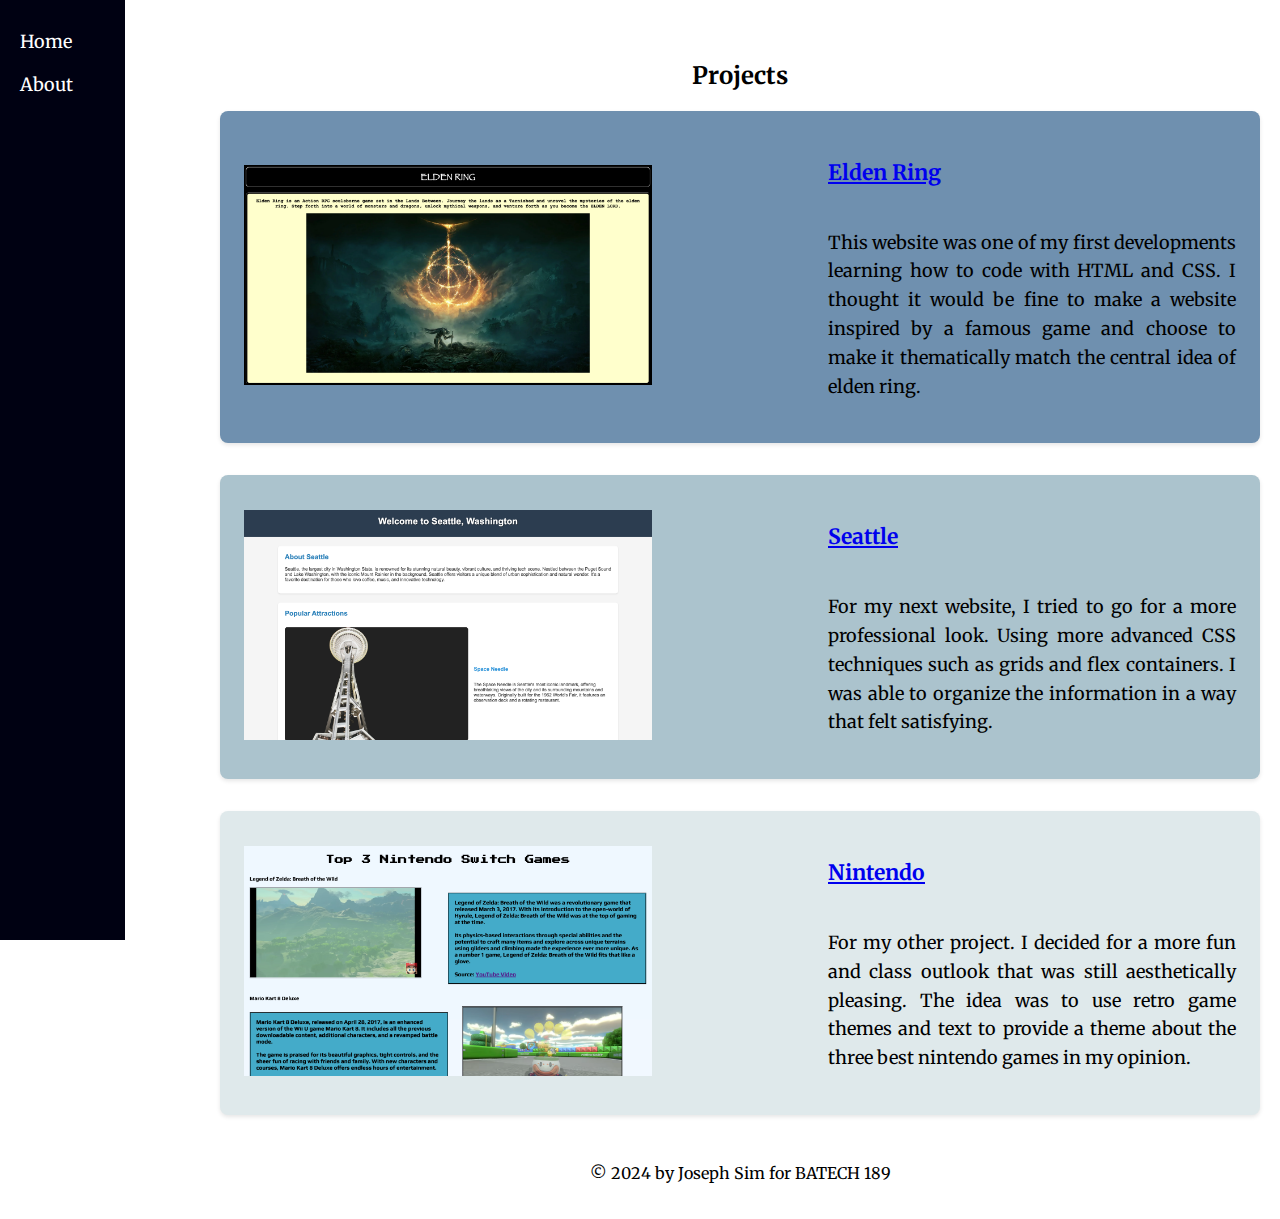
<file: index.html>
<!DOCTYPE html>
<html lang="en">
<head>
    <meta charset="UTF-8">
    <title>BATECH 189 Final Project - Joseph Sim</title>
    <link rel="stylesheet" href="index.css">
</head>
<body>
    <nav>
        <a href="index.html" id = "navtext1">Home</a>
        <a href="about.html" id = "navtext2">About</a>
    </nav>
    <div class="content">
        <div class="title"></div>
        <h2>Projects</h2>
        <section id = "first">
            <article class="flex-container">
                    <div class="image-container">
                        <img class = "websites" src="EldenWebsite.png" alt="Elden Ring Website"/>
                    </div>
            <div class="text-container">    
        <h3> <a href="https://simj113.github.io/project2/" target = "_blank">Elden Ring</a></h3>
            <p>This website was one of my first developments
               learning how to code with HTML and CSS. I thought it 
               would be fine to make a website inspired by a famous
               game and choose to make it thematically match the central idea 
               of elden ring. 
            </p>
                </div>
            </article>
        </section>
        <section id = "second">
            <article class="flex-container">
                    <div class="image-container">
                        <img class = "websites" src="SeattleWebsite.png" alt="Seattle Website"/>
                    </div>
           <div class="text-container">    
        <h3> <a href="https://simj113.github.io/project3/" target = "_blank">Seattle</a></h3>
            <p>For my next website, I tried to go for a more professional look.
                Using more advanced CSS techniques such as grids and flex containers. 
                I was able to organize the information in a way that felt satisfying.
            </p>
                </div>
            </article>
        </section>       
        <section id = "third">
            <article class="flex-container">
                    <div class="image-container">
                        <img class = "websites" src="NintendoWebsite.png" alt="Top 3 Best Nintendo Games"/>
                    </div>
           <div class="text-container">    
        <h3> <a href="https://simj113.github.io/GameWebsite/" target = "_blank">Nintendo</a></h3>
            <p>For my other project. I decided for a more fun and class outlook that was still aesthetically pleasing. The idea was to use retro game themes and text to provide a theme about the three best nintendo games in my opinion.
            </p>
                </div>
            </article>
        </section>
        <footer>
    <p>© 2024 by Joseph Sim for BATECH 189</p>
        </footer>
    </div> 
    </body>
</html>
</file>
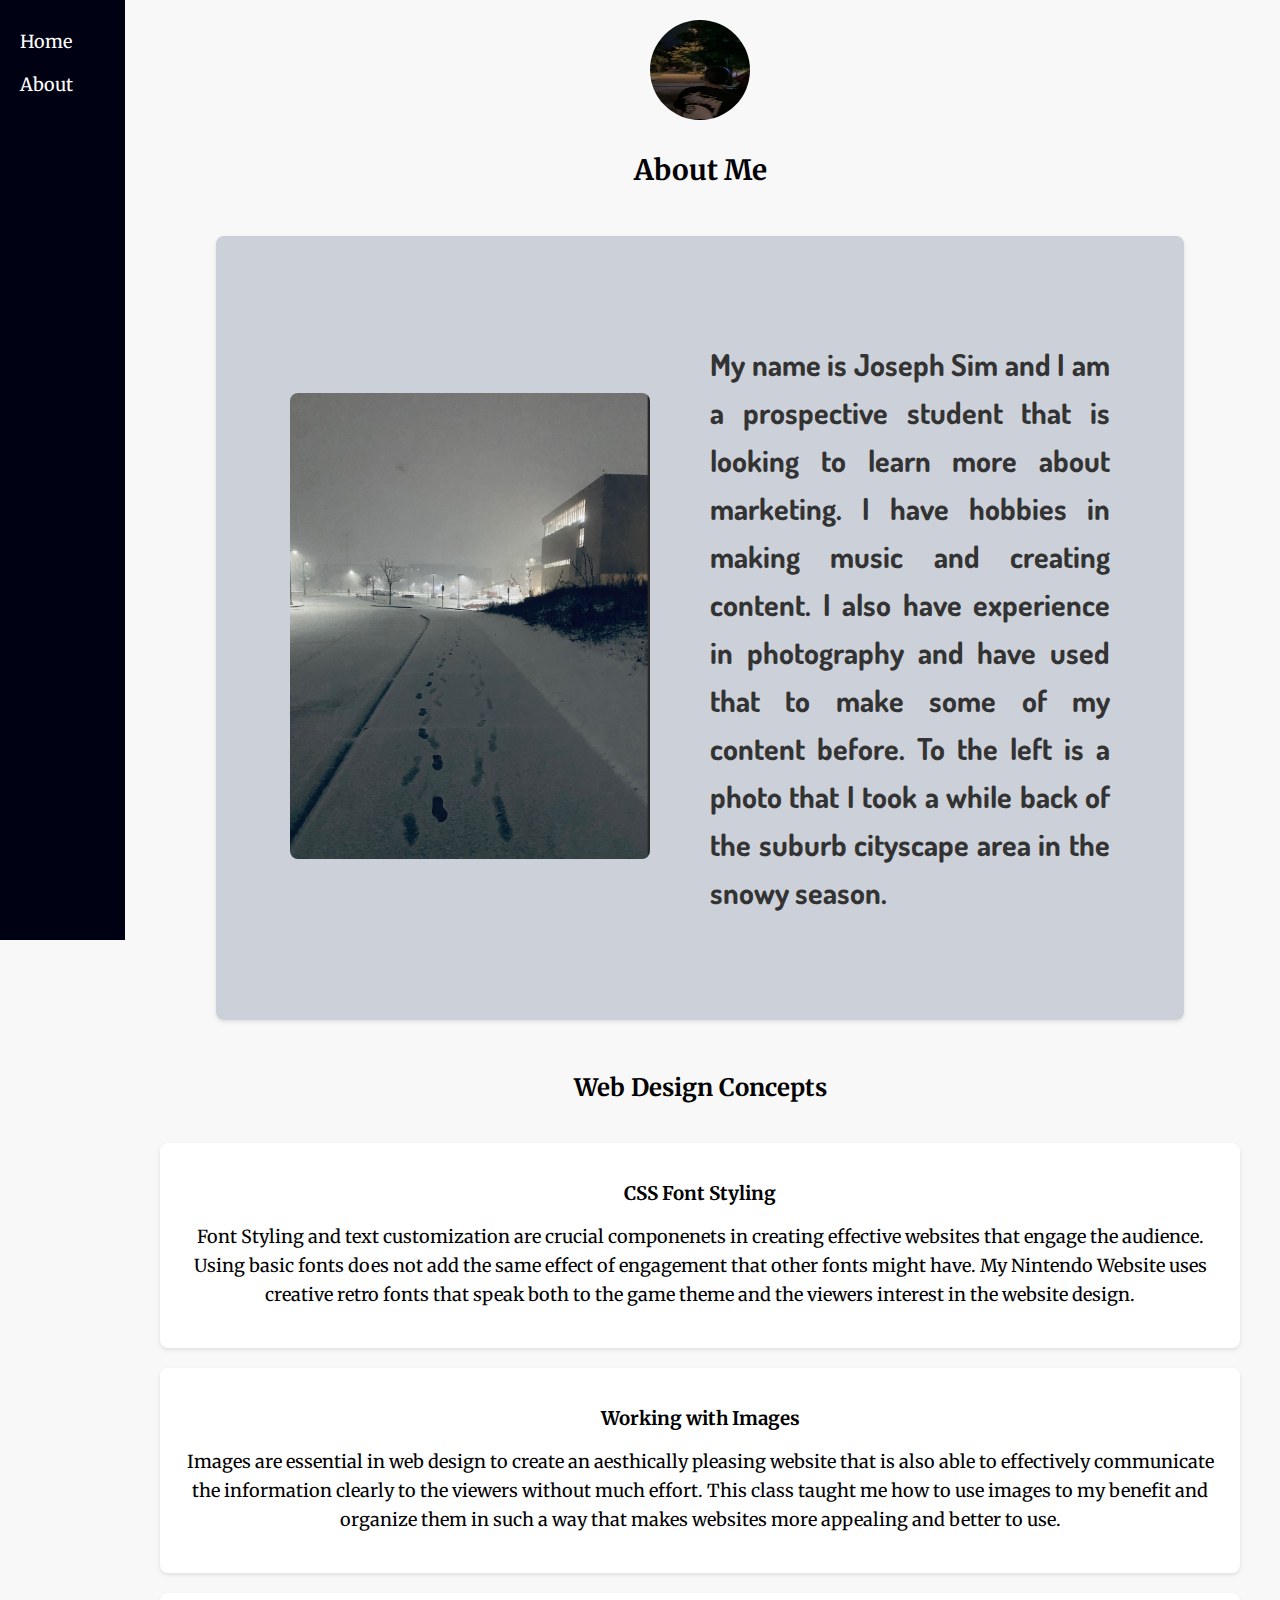
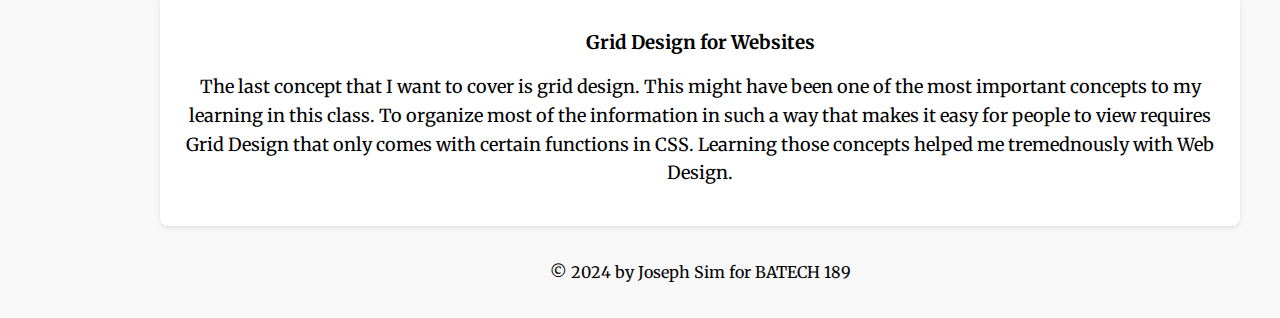
<file: about.html>
<!DOCTYPE html>
<html lang="en">
<head>
    <meta charset="UTF-8">
    <title>BATECH 189 Final Project - Joseph Sim</title>
    <link rel="stylesheet" href="about.css">
</head>
<body>
    <nav>
        <a href="index.html" id="navtext1">Home</a>
        <a href="about.html" id="navtext2">About</a>
    </nav>
    <div class="content">
        <div class="photo">
            <img src="Profile.png" alt="Photo of myself" style="width: 100px; height: 100px; border-radius: 50%;" />
        </div>
        <div class="title">
            <h3>About Me</h3>
        </div>
        
        <section id="first">
            <article class="flex-container">
                <div class="image-container">
                    <img src="CityScape.png" alt="Photo of cityscape in winter" id="image" >
                </div>
                <div class="text-container">    
                    <p>My name is Joseph Sim and I am a prospective student that is looking to learn more about marketing. I have hobbies in making music and creating content. 
                    I also have experience in photography and have used that to make some of my content before. To the left is a photo that I took a while back of the suburb cityscape area in the snowy season.
                    </p>
                </div>
            </article>
        </section> 
        <h2>Web Design Concepts</h2>
    <div class="second-container">
        <div class="Font-stylingDisc">
            <h3>CSS Font Styling</h3>
            <p>Font Styling and text customization are crucial componenets in creating effective websites that engage the audience. Using basic fonts does not add the same effect of engagement that other fonts might have. My Nintendo Website uses creative retro fonts that speak both to the game theme and the viewers interest in the website design.</p>
        </div>

        
        <div class="ImageDisc">
            <h3>Working with Images</h3>
            <p>Images are essential in web design to create an aesthically pleasing website that is also able to effectively communicate the information clearly to the viewers without much effort. This class taught me how to use images to my benefit and organize them in such a way that makes websites more appealing and better to use.</p>
        </div>

        <div class="Grid-designDisc">
            <h3>Grid Design for Websites</h3>
            <p>The last concept that I want to cover is grid design. This might have been one of the most important concepts to my learning in this class. To organize most of the information in such a way that makes it easy for people to view requires Grid Design that only comes with certain functions in CSS. Learning those concepts helped me tremednously with Web Design.</p>
        </div>
    </div>

        
        
        <footer>
            <p>© 2024 by Joseph Sim for BATECH 189</p>
        </footer>
    </div>
</body>
</html>
</file>
<file: index.css>
@import url('https://fonts.googleapis.com/css2?family=Merriweather:ital,wght@0,300;0,400;0,700;0,900;1,300;1,400;1,700;1,900&family=Play:wght@400;700&family=Press+Start+2P&display=swap');
        
        body {
            font-family: "Merriweather", serif;
            margin: 0;
            padding: 0;
            display: flex;
            min-height: 100vh;
        }
         section {
                margin-bottom: 2em;
                background-color: #FFFFCC;
                padding: 1.5em;
                border-radius: 8px;
                box-shadow: 0 2px 4px rgba(0, 0, 0, 0.1);
            }
        #first {
            background-color: #6F90AF; 
        }
        #second {
            background-color: #ABC3CD;
        }
        #third {
            background-color: #DFE9EB;
        }
        nav {
            background-color: #000112;
            color: white;
            padding: 20px;
            width: 85px;
            height: 100vh;
            position: fixed;
            display: flex;
            flex-direction: column;
        }
        #navtext1, #navtext2 {
            color: white;
            text-decoration: none;
            margin: 10px 0;
            font-size: 18px;
        }
        
        .content {
            margin-left: 200px;
            flex: 1;
            display: flex;
            justify-content: top;
            align-items: center;
            flex-direction: column;
            padding: 20px;
        }
        .websites {
            width: 75%;
            height: 75%;
        }
        
         .flex-container {
                display: flex;
                gap: 20px;
                align-items: center;
            }

            .flex-container .image-container {
                flex: 4;
            }
        
         .flex-container .text-container {
                flex: 3;
                display: flex;
                flex-direction: column;
                justify-content: center;
                padding-left: 20px;
                line-height: 1.6;
                text-align: justify;
                font-size: 18px;
            }
            .flex-container img {
                    height: auto;
                }
        .title {
            font-size: 24px;
            font-weight: bold;
            margin-bottom: 20px;
        }
</file>
<file: about.css>
@import url('https://fonts.googleapis.com/css2?family=Merriweather:ital,wght@0,300;0,400;0,700;0,900;1,300;1,400;1,700;1,900&family=Play:wght@400;700&family=Press+Start+2P&display=swap');

@import url('https://fonts.googleapis.com/css2?family=Dosis:wght@200..800&family=Edu+VIC+WA+NT+Beginner:wght@400..700&family=Merriweather:ital,wght@0,300;0,400;0,700;0,900;1,300;1,400;1,700;1,900&family=Play:wght@400;700&family=Press+Start+2P&display=swap');

body {
    font-family: "Merriweather", serif;
    margin: 0;
    padding: 0;
    display: flex;
    min-height: 100vh;
    background-color: #f8f8f8;
}

nav {
    background-color: #000112;
    color: white;
    padding: 20px;
    width: 85px;
    height: 100vh;
    position: fixed;
    display: flex;
    flex-direction: column;
}

#navtext1, #navtext2 {
    color: white;
    text-decoration: none;
    margin: 10px 0;
    font-size: 18px;
}

.content {
    margin-left: 120px;
    padding: 20px;
    flex: 1;
    display: flex;
    flex-direction: column;
    justify-content: flex-start;
    align-items: center;
}

.title {
    font-size: 24px;
    font-weight: bold;
    margin-bottom: 20px;
}

.photo img {
    width: 150px;
    height: 150px;
    border-radius: 50%;
}

section {
    background-color: #CCD0D8;
    margin-bottom: 2em;
    padding: 4em;
    border-radius: 8px;
    box-shadow: 0 2px 4px rgba(0, 0, 0, 0.1);
    width: 75%;
}

.flex-container {
    padding: 10px;
    display: flex;
    justify-content: space-between; 
    align-items: center;
}

.flex-container .image-container {
    flex: 1;
}

.flex-container .text-container {
    flex: 1;
    display: flex;
    flex-direction: column;
    justify-content: center;
    padding-left: 20px;
    line-height: 1.6;
    text-align: justify;
    font-size: 18px;
    color: #333;
    font-family: "Dosis", sans-serif;
    font-optical-sizing: auto;
    font-weight: bold;
    font-size:30px;
    font-style: normal;

}

.flex-container img {
    width: 90%;
    height: 90%;
    border-radius: 8px;
}

.second-container {
            display: grid;
            grid-template-columns: 1fr;
            gap: 20px;
            padding: 20px;
            max-width: 1200px;
            margin: 0 auto;
        }

        .Font-stylingDisc {
            background-color: #fff;
            padding: 20px;
            border-radius: 8px;
            box-shadow: 0 2px 4px rgba(0, 0, 0, 0.1);
            text-align: center;
        }
        .Font-stylingDisc p {
            font-size: 18px;
            line-height: 1.6;
        }

    .ImageDisc {
            background-color: #fff;
            padding: 20px;
            border-radius: 8px;
            box-shadow: 0 2px 4px rgba(0, 0, 0, 0.1);
            text-align: center;
        
        }

    .ImageDisc p {
            font-size: 18px;
            line-height: 1.6;
        }

    .Grid-designDisc {
            background-color: #fff;
            padding: 20px;
            border-radius: 8px;
            box-shadow: 0 2px 4px rgba(0, 0, 0, 0.1);
            text-align: center;
        }
        
    .Grid-designDisc p {
            font-size: 18px;
            line-height: 1.6;
        }
</file>
